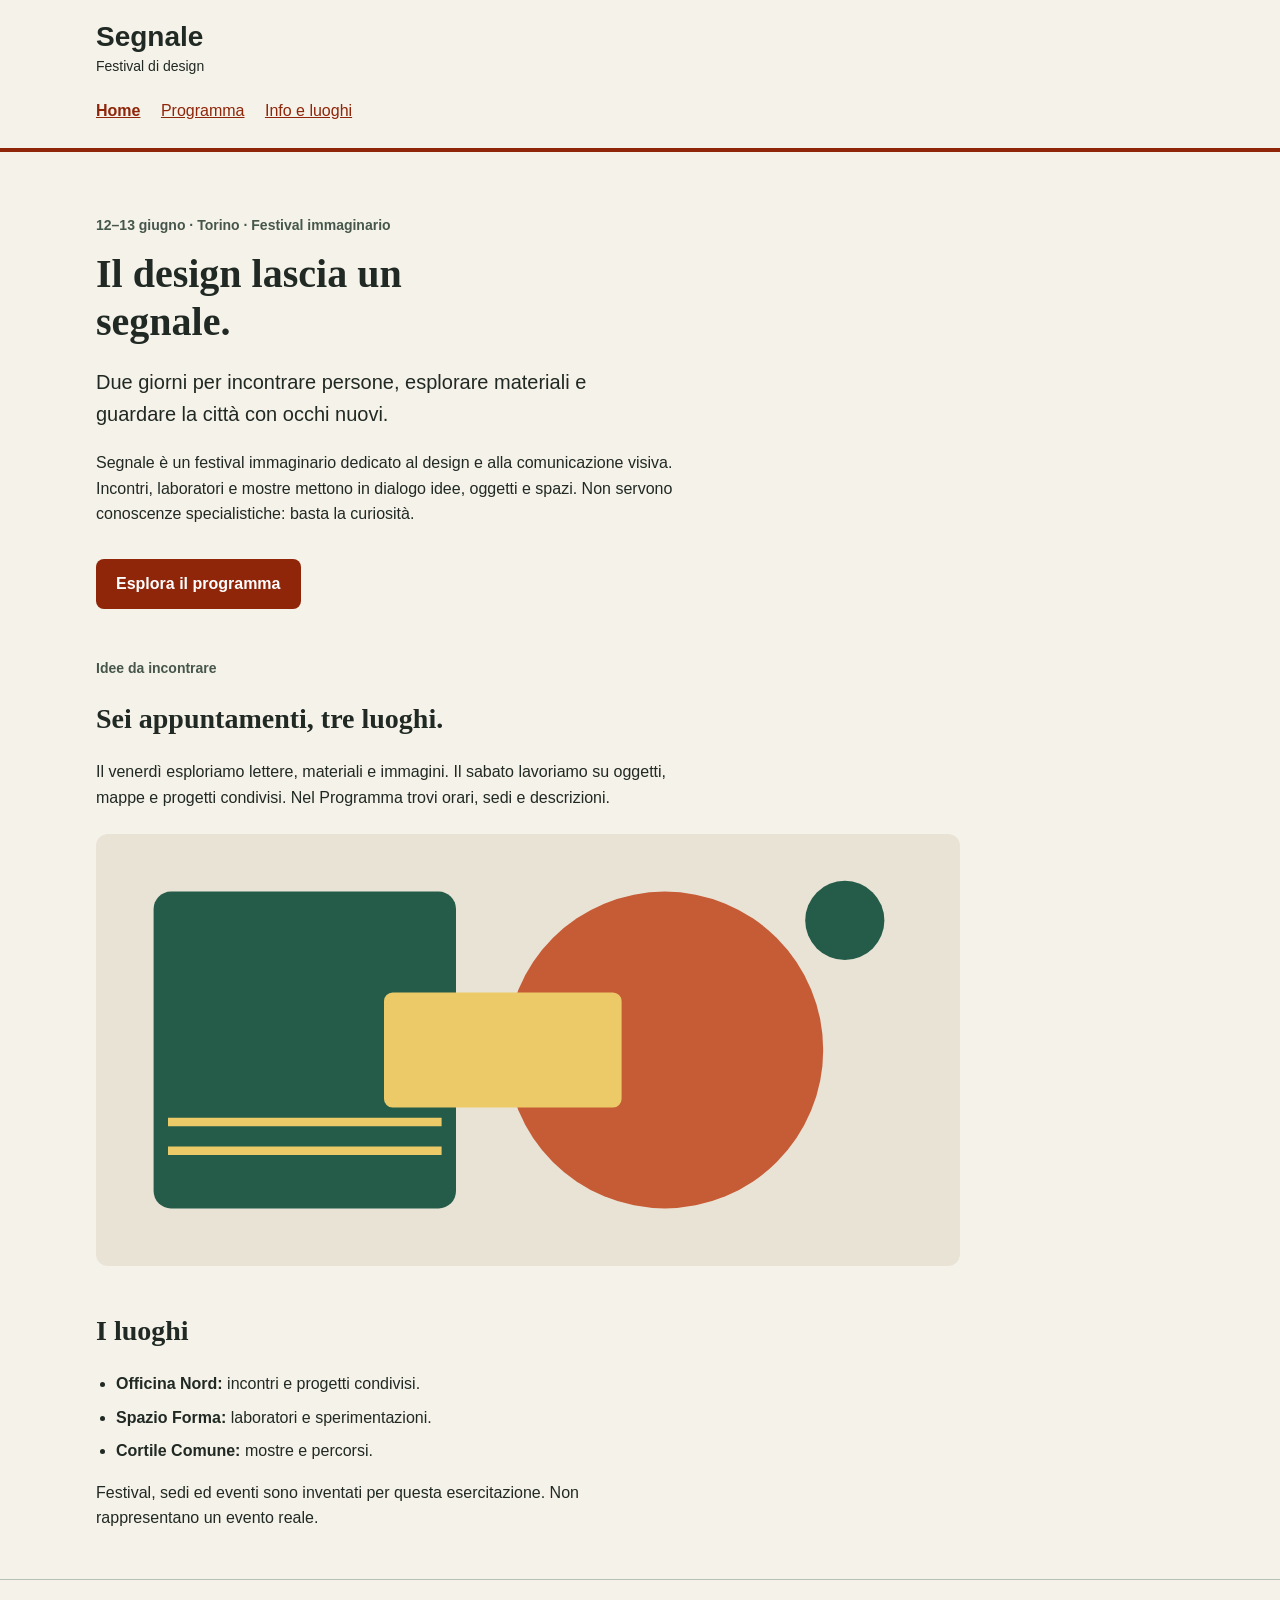
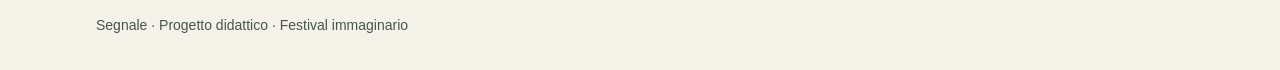
<file: index.html>
<!doctype html>
<html lang="it">
<head>
  <meta charset="utf-8">
  <meta name="viewport" content="width=device-width, initial-scale=1">
  <title>Segnale — Festival di design</title>
  <link rel="stylesheet" href="style.css">
</head>
<body>
  <a class="skip-link" href="#contenuto">Vai al contenuto</a>
  <header class="site-header">
    <div class="container">
      <a class="brand" href="index.html">Segnale<span>Festival di design</span></a>
      <nav aria-label="Navigazione principale">
        <a href="index.html" aria-current="page">Home</a>
        <a href="programma.html">Programma</a>
        <a href="info.html">Info e luoghi</a>
      </nav>
    </div>
  </header>

  <main id="contenuto" class="container">
    <section class="intro" aria-labelledby="titolo-home">
      <p class="eyebrow">12–13 giugno · Torino · Festival immaginario</p>
      <h1 id="titolo-home">Il design lascia un segnale.</h1>
      <p class="lead">Due giorni per incontrare persone, esplorare materiali e guardare la città con occhi nuovi.</p>
      <p class="reading-text">Segnale è un festival immaginario dedicato al design e alla comunicazione visiva. Incontri, laboratori e mostre mettono in dialogo idee, oggetti e spazi. Non servono conoscenze specialistiche: basta la curiosità.</p>
      <a class="button-link" href="programma.html">Esplora il programma</a>
    </section>

    <section class="content-section" aria-labelledby="titolo-festival">
      <p class="eyebrow">Idee da incontrare</p>
      <h2 id="titolo-festival">Sei appuntamenti, tre luoghi.</h2>
      <p class="reading-text">Il venerdì esploriamo lettere, materiali e immagini. Il sabato lavoriamo su oggetti, mappe e progetti condivisi. Nel Programma trovi orari, sedi e descrizioni.</p>
      <img class="festival-image" src="assets/festival.svg" alt="Composizione geometrica di cerchi e rettangoli nei colori del festival" width="1200" height="600">
    </section>

    <section class="content-section" aria-labelledby="titolo-luoghi">
      <h2 id="titolo-luoghi">I luoghi</h2>
      <ul class="venues">
        <li><strong>Officina Nord:</strong> incontri e progetti condivisi.</li>
        <li><strong>Spazio Forma:</strong> laboratori e sperimentazioni.</li>
        <li><strong>Cortile Comune:</strong> mostre e percorsi.</li>
      </ul>
      <p class="reading-text">Festival, sedi ed eventi sono inventati per questa esercitazione. Non rappresentano un evento reale.</p>
    </section>
  </main>

  <footer class="site-footer"><div class="container"><p>Segnale · Progetto didattico · Festival immaginario</p></div></footer>
</body>
</html>
</file>
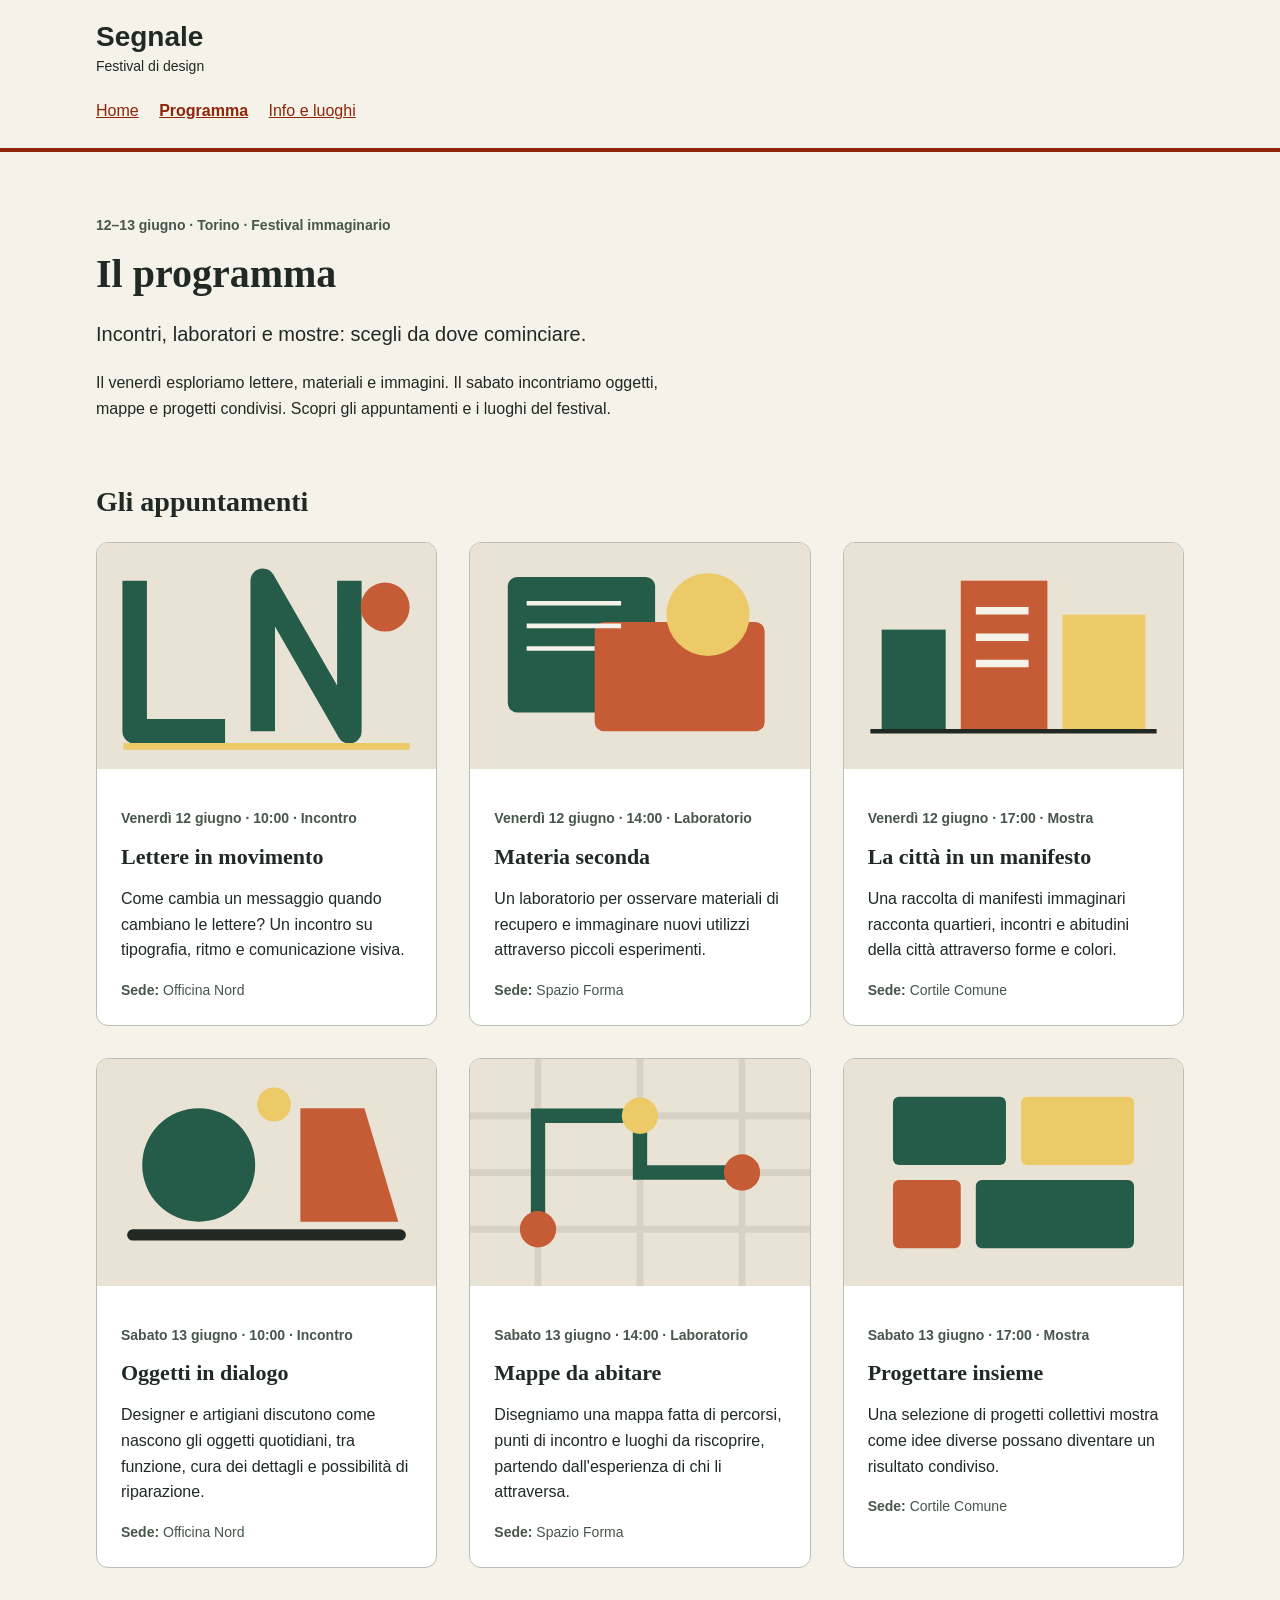
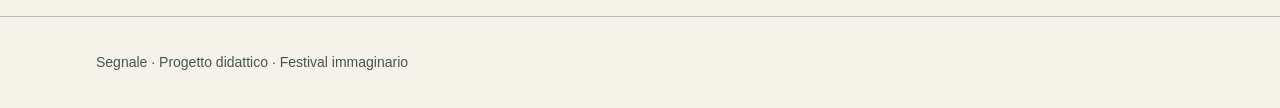
<file: programma.html>
<!doctype html>
<html lang="it">
<head>
  <meta charset="utf-8">
  <meta name="viewport" content="width=device-width, initial-scale=1">
  <title>Programma — Segnale</title>
  <link rel="stylesheet" href="style.css">
</head>
<body>
  <a class="skip-link" href="#contenuto">Vai al contenuto</a>
  <header class="site-header">
    <div class="container">
      <a class="brand" href="index.html">Segnale<span>Festival di design</span></a>
      <nav aria-label="Navigazione principale">
        <a href="index.html">Home</a>
        <a href="programma.html" aria-current="page">Programma</a>
        <a href="info.html">Info e luoghi</a>
      </nav>
    </div>
  </header>

  <main id="contenuto" class="container">
    <section class="intro" aria-labelledby="titolo-programma">
      <p class="eyebrow">12–13 giugno · Torino · Festival immaginario</p>
      <h1 id="titolo-programma">Il programma</h1>
      <p class="lead">Incontri, laboratori e mostre: scegli da dove cominciare.</p>
      <p class="reading-text">Il venerdì esploriamo lettere, materiali e immagini. Il sabato incontriamo oggetti, mappe e progetti condivisi. Scopri gli appuntamenti e i luoghi del festival.</p>
    </section>

    <section class="content-section" aria-labelledby="titolo-eventi">
      <h2 id="titolo-eventi">Gli appuntamenti</h2>
      <div class="event-grid">
        <article class="event-card">
          <img src="assets/lettere-in-movimento.svg" alt="Lettere geometriche disposte su una griglia" width="900" height="600">
          <div class="event-body">
            <p class="event-meta">Venerdì 12 giugno · 10:00 · Incontro</p>
            <h3>Lettere in movimento</h3>
            <p>Come cambia un messaggio quando cambiano le lettere? Un incontro su tipografia, ritmo e comunicazione visiva.</p>
            <p class="event-place"><strong>Sede:</strong> Officina Nord</p>
          </div>
        </article>
        <article class="event-card">
          <img src="assets/materia-seconda.svg" alt="Forme sovrapposte che richiamano campioni di materiali" width="900" height="600">
          <div class="event-body">
            <p class="event-meta">Venerdì 12 giugno · 14:00 · Laboratorio</p>
            <h3>Materia seconda</h3>
            <p>Un laboratorio per osservare materiali di recupero e immaginare nuovi utilizzi attraverso piccoli esperimenti.</p>
            <p class="event-place"><strong>Sede:</strong> Spazio Forma</p>
          </div>
        </article>
        <article class="event-card">
          <img src="assets/citta-manifesto.svg" alt="Rettangoli colorati compongono una città astratta." width="900" height="600">
          <div class="event-body">
            <p class="event-meta">Venerdì 12 giugno · 17:00 · Mostra</p>
            <h3>La città in un manifesto</h3>
            <p>Una raccolta di manifesti immaginari racconta quartieri, incontri e abitudini della città attraverso forme e colori.</p>
            <p class="event-place"><strong>Sede:</strong> Cortile Comune</p>
          </div>
        </article>
        <article class="event-card">
          <img src="assets/oggetti-dialogo.svg" alt="Due forme geometriche si fronteggiano sopra una linea comune." width="900" height="600">
          <div class="event-body">
            <p class="event-meta">Sabato 13 giugno · 10:00 · Incontro</p>
            <h3>Oggetti in dialogo</h3>
            <p>Designer e artigiani discutono come nascono gli oggetti quotidiani, tra funzione, cura dei dettagli e possibilità di riparazione.</p>
            <p class="event-place"><strong>Sede:</strong> Officina Nord</p>
          </div>
        </article>
        <article class="event-card">
          <img src="assets/mappe-abitare.svg" alt="Un percorso collega tre punti su una mappa geometrica." width="900" height="600">
          <div class="event-body">
            <p class="event-meta">Sabato 13 giugno · 14:00 · Laboratorio</p>
            <h3>Mappe da abitare</h3>
            <p>Disegniamo una mappa fatta di percorsi, punti di incontro e luoghi da riscoprire, partendo dall'esperienza di chi li attraversa.</p>
            <p class="event-place"><strong>Sede:</strong> Spazio Forma</p>
          </div>
        </article>
        <article class="event-card">
          <img src="assets/progettare-insieme.svg" alt="Moduli di colori diversi si incastrano in una composizione comune." width="900" height="600">
          <div class="event-body">
            <p class="event-meta">Sabato 13 giugno · 17:00 · Mostra</p>
            <h3>Progettare insieme</h3>
            <p>Una selezione di progetti collettivi mostra come idee diverse possano diventare un risultato condiviso.</p>
            <p class="event-place"><strong>Sede:</strong> Cortile Comune</p>
          </div>
        </article>
      </div>
    </section>
  </main>

  <footer class="site-footer"><div class="container"><p>Segnale · Progetto didattico · Festival immaginario</p></div></footer>
</body>
</html>
</file>
<file: style.css>
/* Stile iniziale: tipografia, colori e variabili CSS sono già predisposti.
   Lavoreremo su collegamenti, CSS condiviso e disposizione delle schede. */

/* Scelte comuni: ogni regola usa var() per richiamarne il valore. */
:root {
  --colore-primario: #8f2509;
  --colore-primario-scuro: #6b1c07;
  --colore-sfondo: #f5f2e9;
  --colore-testo: #202923;
  --font-testo: Arial, Helvetica, sans-serif;
  --font-titoli: Georgia, "Times New Roman", serif;
}

* {
  box-sizing: border-box;
}

body {
  margin: 0;
  background: var(--colore-sfondo);
  color: var(--colore-testo);
  font-family: var(--font-testo);
  font-size: 1rem;
  line-height: 1.6;
}

a {
  color: var(--colore-primario);
}

a:hover {
  text-decoration-thickness: 3px;
}

a:focus-visible {
  outline: 3px solid var(--colore-testo);
  outline-offset: 4px;
}

.container {
  width: 92%;
  max-width: 68rem;
  margin: 0 auto;
}

.site-header {
  padding: 1.25rem 0;
  border-bottom: 4px solid var(--colore-primario);
}

.brand {
  display: inline-block;
  color: var(--colore-testo);
  font-size: 1.75rem;
  font-weight: bold;
  line-height: 1.2;
  text-decoration: none;
}

.brand span {
  display: block;
  margin-top: 0.25rem;
  font-size: 0.875rem;
  font-weight: normal;
}

nav {
  margin-top: 1rem;
}

nav a {
  display: inline-block;
  margin-right: 1rem;
  padding: 0.25rem 0;
}

nav a[aria-current="page"] {
  font-weight: bold;
}

.intro {
  padding: 3rem 0 1rem;
}

.eyebrow,
.event-meta {
  color: #46564b;
  font-size: 0.875rem;
  font-weight: bold;
}

h1,
h2,
h3 {
  font-family: var(--font-titoli);
  line-height: 1.2;
}

h1 {
  max-width: 18ch;
  margin: 0.75rem 0 1.25rem;
  font-size: 2.5rem;
}

h2 {
  font-size: 1.75rem;
}

h3 {
  margin: 0.5rem 0 0.75rem;
  font-size: 1.375rem;
}

.lead {
  max-width: 48ch;
  font-size: 1.25rem;
}

.reading-text {
  max-width: 65ch;
}

.button-link {
  display: inline-block;
  margin-top: 1rem;
  padding: 0.75rem 1.25rem;
  border-radius: 0.5rem;
  background: var(--colore-primario);
  color: #ffffff;
  font-weight: bold;
  text-decoration: none;
}

.button-link:hover {
  background: var(--colore-primario-scuro);
}

.content-section {
  margin: 2rem 0 3rem;
}

.festival-image {
  display: block;
  width: 100%;
  max-width: 54rem;
  height: auto;
  margin-top: 1.5rem;
  border-radius: 0.75rem;
}

.venues {
  padding-left: 1.25rem;
}

.venues li {
  margin-bottom: 0.5rem;
}

/* Griglia delle schede: una colonna di base (schermi stretti). */
.event-grid {
  display: grid;
  grid-template-columns: 1fr;
  gap: 2rem;
}

.event-card {
  overflow: hidden;
  border: 1px solid #b7c0b7;
  border-radius: 0.75rem;
  background: #ffffff;
}

.event-card img {
  display: block;
  width: 100%;
  height: auto;
}

.event-body {
  padding: 1.5rem;
}

.event-body p:last-child {
  margin-bottom: 0;
}

.event-place {
  color: #46564b;
  font-size: 0.875rem;
}

.site-footer {
  padding: 1.25rem 0;
  border-top: 1px solid #b7c0b7;
  color: #46564b;
  font-size: 0.875rem;
}

.skip-link {
  position: absolute;
  top: -6rem;
  left: 1rem;
  padding: 0.75rem 1rem;
  background: #ffffff;
  color: var(--colore-testo);
}

.skip-link:focus {
  top: 1rem;
}

/* Pagina Info e luoghi: galleria Swiper. */
.galleria {
  max-width: 54rem;
}

.galleria-luoghi {
  overflow: hidden;
  border: 1px solid #b7c0b7;
  border-radius: 0.75rem;
  background: #ffffff;
}

.galleria-slide {
  margin: 0;
}

.galleria-slide img {
  display: block;
  width: 100%;
  height: auto;
}

.galleria-slide figcaption {
  padding: 1rem 1.25rem 1.25rem;
}

.galleria-slide figcaption strong {
  display: block;
  font-family: var(--font-titoli);
  font-size: 1.25rem;
}

.galleria-comandi {
  display: flex;
  flex-wrap: wrap;
  align-items: center;
  justify-content: space-between;
  gap: 0.75rem;
  margin-top: 1rem;
}

.galleria-pulsante {
  padding: 0.75rem 1rem;
  white-space: nowrap;
  border: 0;
  border-radius: 0.5rem;
  background: var(--colore-primario);
  color: #ffffff;
  font: inherit;
  font-weight: bold;
  cursor: pointer;
}

.galleria-pulsante:hover {
  background: var(--colore-primario-scuro);
}

.galleria-pulsante:focus-visible {
  outline: 3px solid var(--colore-testo);
  outline-offset: 3px;
}

/* Swiper disattiva il pulsante alla prima e all'ultima foto. */
.galleria-pulsante:disabled,
.galleria-pulsante.swiper-button-disabled {
  background: #d8d2c5;
  color: #46564b;
  cursor: not-allowed;
}

/* Swiper dà al contatore width: 100%; qui torna alla sua misura. */
.galleria-contatore {
  width: auto;
  margin: 0;
  color: #46564b;
  font-weight: bold;
}

.crediti {
  color: #46564b;
  font-size: 0.875rem;
}

/* Pagina Info e luoghi: mappa e indirizzi. */
#mappa-sedi {
  display: block;
  width: 100%;
  height: 22rem;
  border: 1px solid #b7c0b7;
  border-radius: 0.75rem;
}

.mappa-link {
  margin-top: 0.75rem;
}

.sedi-titolo {
  margin-top: 2rem;
}

.sedi {
  display: grid;
  grid-template-columns: 1fr;
  gap: 1rem;
  margin: 0;
  padding: 0;
  list-style: none;
}

.sede {
  padding: 1.25rem;
  border: 1px solid #b7c0b7;
  border-radius: 0.75rem;
  background: #ffffff;
}

.sede h4 {
  margin: 0 0 0.5rem;
  font-family: var(--font-titoli);
  font-size: 1.125rem;
}

.sede p {
  margin: 0 0 0.25rem;
}

.sede-festival {
  color: #46564b;
  font-size: 0.875rem;
}

.sede a {
  display: inline-block;
  margin-top: 0.75rem;
}

/* Da 600 px in su: due colonne. */
@media (min-width: 600px) {
  .event-grid {
    grid-template-columns: repeat(2, 1fr);
  }

  #mappa-sedi {
    height: 28rem;
  }
}

/* Da 1024 px in su: tre colonne. */
@media (min-width: 1024px) {
  .event-grid {
    grid-template-columns: repeat(3, 1fr);
  }

  .sedi {
    grid-template-columns: repeat(3, 1fr);
  }
}
</file>
